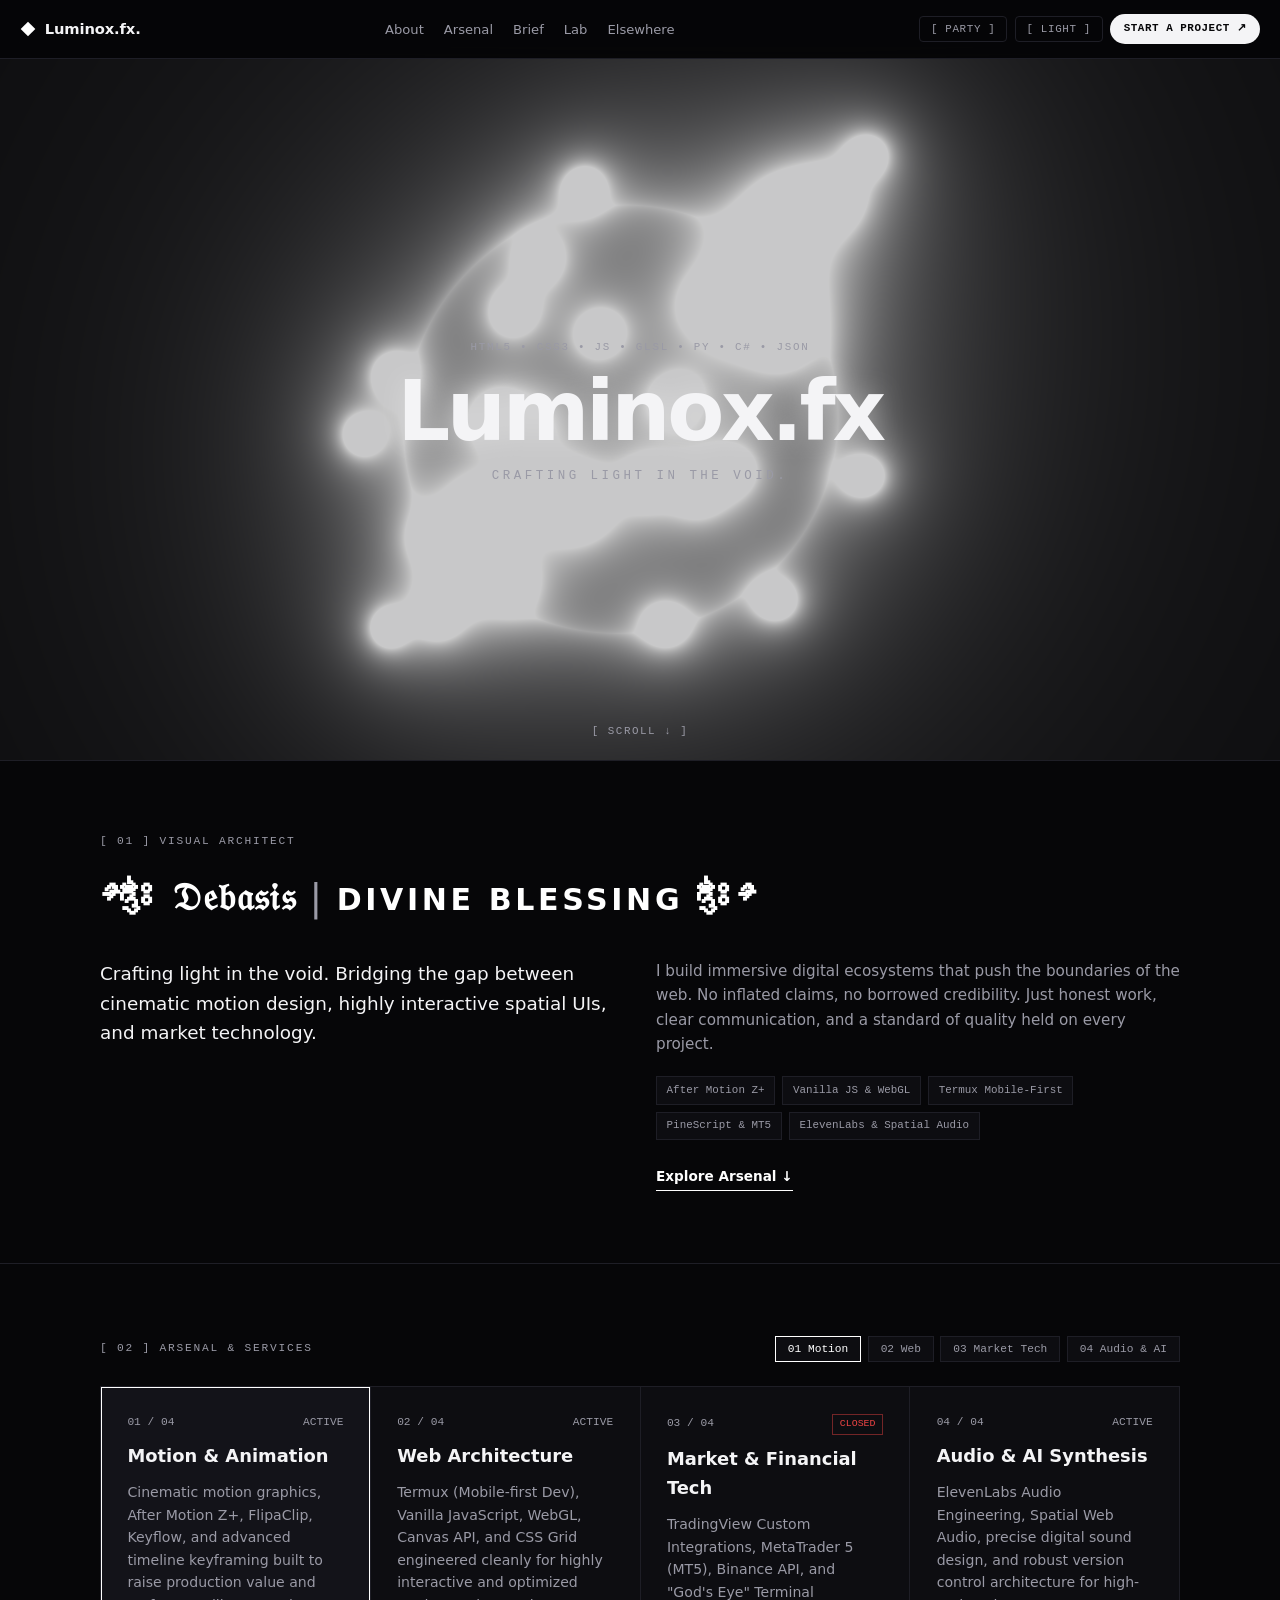
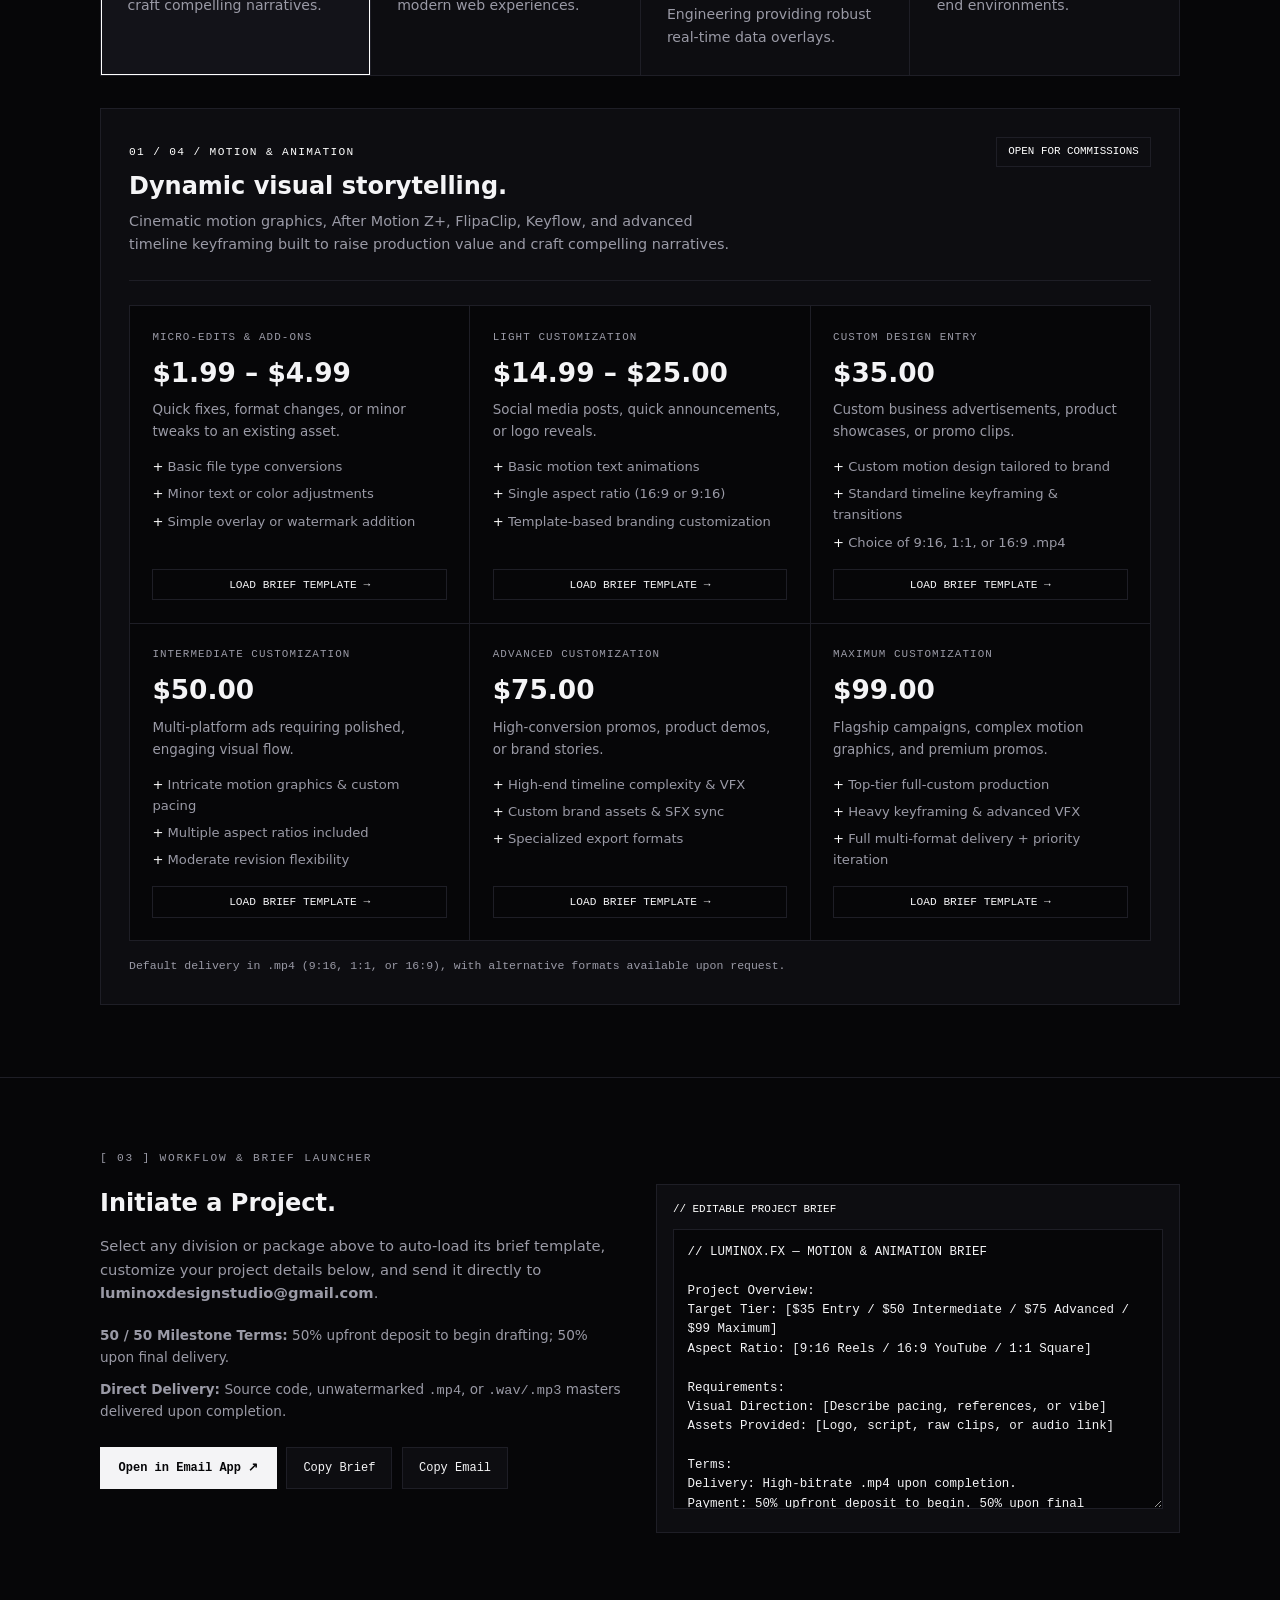
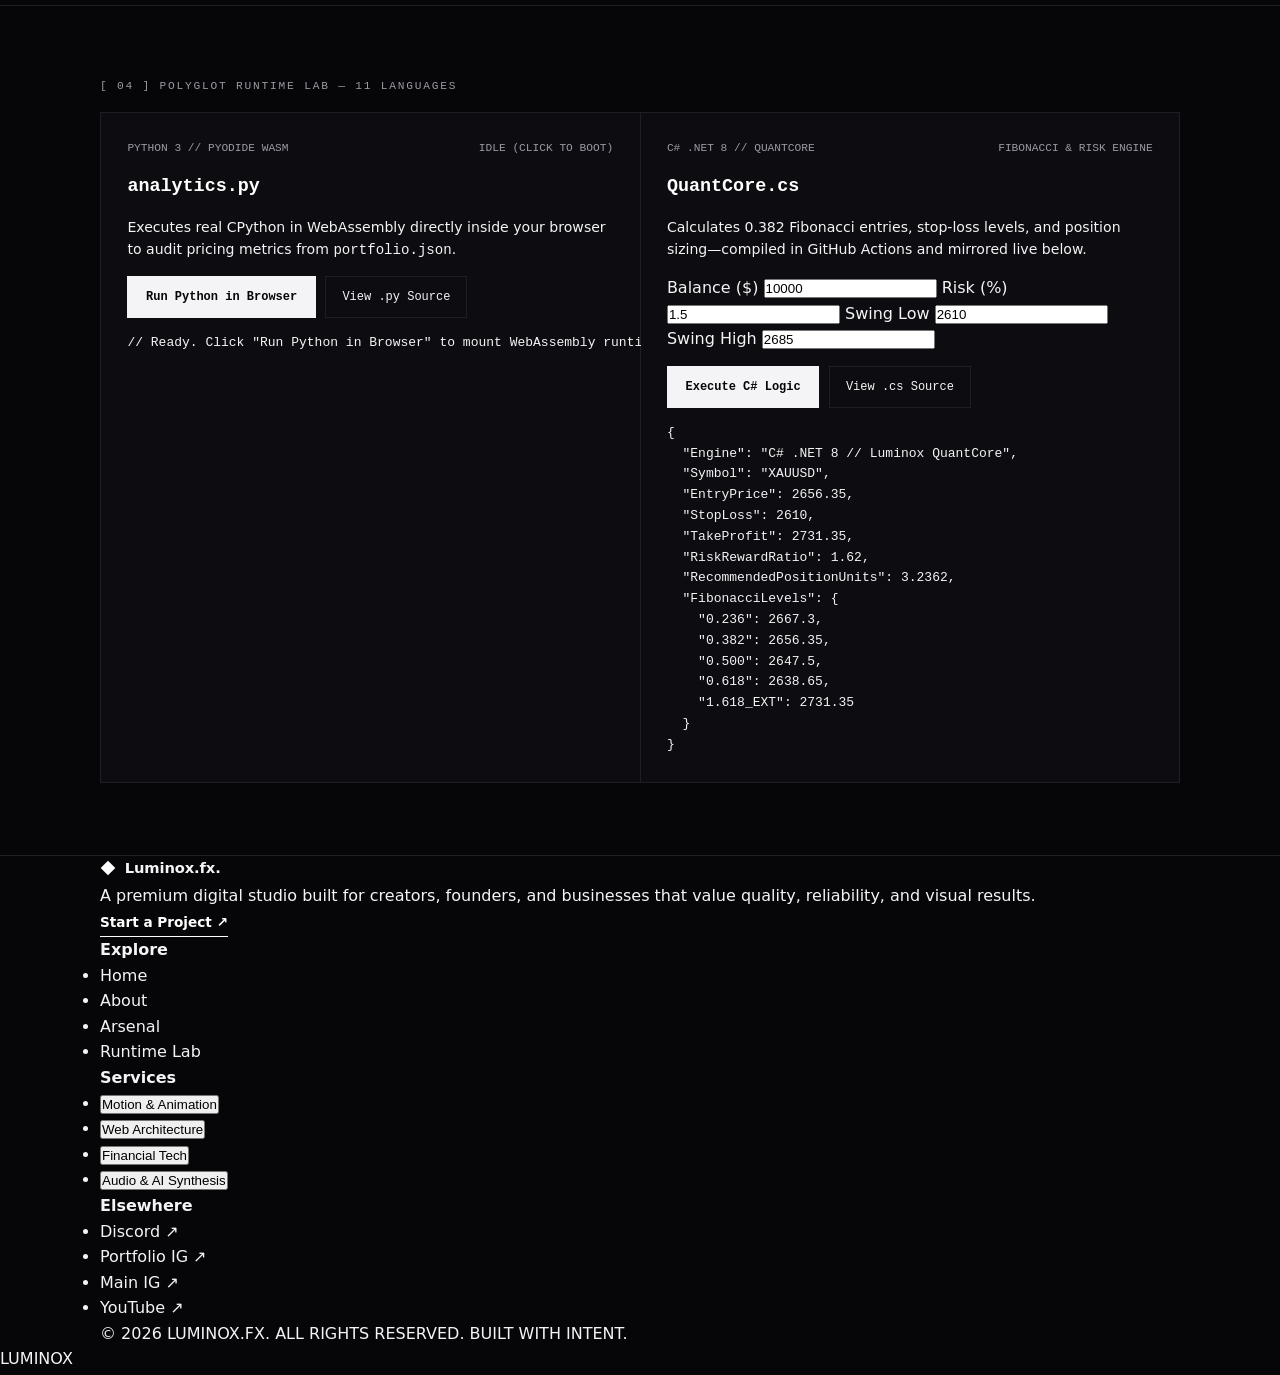
<file: index.html>
<!DOCTYPE html>
<html lang="en" data-theme="dark" data-party="false">
<head>
  <meta charset="UTF-8" />
  <meta name="viewport" content="width=device-width, initial-scale=1.0" />
  <meta name="description" content="Luminox.fx — Crafting light in the void. Motion design, spatial web architecture, financial tech, and audio synthesis by Debasis." />
  <title>Luminox.fx | Debasis — Visual Architect</title>
  <link rel="stylesheet" href="./style.css" />
</head>
<body>
  <!-- Sticky Navigation -->
  <header class="topbar">
    <a href="#top" class="brand" aria-label="Luminox.fx Home">
      <svg class="brand-diamond" viewBox="0 0 24 24" width="16" height="16" aria-hidden="true">
        <polygon points="12,1 23,12 12,23 1,12" fill="currentColor" />
      </svg>
      <span>Luminox.fx.</span>
    </a>

    <nav class="nav-links" aria-label="Primary">
      <a href="#about">About</a>
      <a href="#arsenal">Arsenal</a>
      <a href="#brief">Brief</a>
      <a href="#polyglot">Lab</a>
      <a href="#elsewhere">Elsewhere</a>
    </nav>

    <div class="nav-controls">
      <button id="partyToggle" class="pill-btn" type="button" aria-pressed="false">[ PARTY ]</button>
      <button id="themeToggle" class="pill-btn" type="button" aria-pressed="false">[ LIGHT ]</button>
      <a id="topMailBtn" href="mailto:luminoxdesignstudio@gmail.com?subject=Project%20Inquiry%20%E2%80%94%20Luminox.fx" class="cta-pill">
        Start a Project &nearr;
      </a>
    </div>
  </header>

  <main id="top">
    <!-- Hero Section with Live GLSL Shader -->
    <section class="hero">
      <canvas id="glCanvas"></canvas>
      <div class="hero-content">
        <div class="hero-badge">HTML5 &bull; CSS3 &bull; JS &bull; GLSL &bull; PY &bull; C# &bull; JSON</div>
        <h1 class="hero-title">Luminox.fx</h1>
        <p class="hero-tagline">CRAFTING LIGHT IN THE VOID.</p>
      </div>
      <a href="#about" class="scroll-cue" aria-label="Scroll to About">[ SCROLL &darr; ]</a>
    </section>

    <!-- [ 01 ] Visual Architect / About -->
    <section id="about" class="section">
      <div class="container">
        <div class="section-tag">[ 01 ] VISUAL ARCHITECT</div>
        <h2 class="architect-heading">
          &#3882;&#3842; &#120071;&#120098;&#120095;&#120094;&#120112;&#120102;&#120112; <span class="divider">|</span> <span class="sub-rank">DIVINE BLESSING</span> &#3842;&#3882;
        </h2>

        <div class="about-grid">
          <p class="lead-copy">
            Crafting light in the void. Bridging the gap between cinematic motion design, highly interactive spatial UIs, and market technology.
          </p>
          <div class="bio-column">
            <p>
              I build immersive digital ecosystems that push the boundaries of the web. No inflated claims, no borrowed credibility. Just honest work, clear communication, and a standard of quality held on every project.
            </p>
            <div class="stack-pills">
              <span>After Motion Z+</span>
              <span>Vanilla JS &amp; WebGL</span>
              <span>Termux Mobile-First</span>
              <span>PineScript &amp; MT5</span>
              <span>ElevenLabs &amp; Spatial Audio</span>
            </div>
            <a href="#arsenal" class="inline-link">Explore Arsenal &darr;</a>
          </div>
        </div>
      </div>
    </section>

    <!-- [ 02 ] Arsenal & Services + Interactive Pricing -->
    <section id="arsenal" class="section">
      <div class="container">
        <div class="section-header-row">
          <div class="section-tag">[ 02 ] ARSENAL &amp; SERVICES</div>
          <div class="division-tabs" id="divisionTabs" role="tablist" aria-label="Service Divisions"></div>
        </div>

        <div class="arsenal-grid" id="arsenalGrid"></div>

        <div class="tiers-panel" id="tiersPanel">
          <div class="tiers-header">
            <div>
              <span class="tiers-kicker" id="activeDivCode">01 / MOTION &amp; ANIMATION</span>
              <h3 class="tiers-title" id="activeDivTitle">Dynamic visual storytelling.</h3>
              <p class="tiers-desc" id="activeDivDesc"></p>
            </div>
            <span class="status-pill" id="activeDivStatus">OPEN FOR COMMISSIONS</span>
          </div>

          <div class="tiers-grid" id="tiersGrid"></div>
          <p class="tiers-footnote" id="tiersFootnote"></p>
        </div>
      </div>
    </section>

    <!-- [ 03 ] Interactive Project Brief & Mailto Launcher -->
    <section id="brief" class="section">
      <div class="container">
        <div class="section-tag">[ 03 ] WORKFLOW &amp; BRIEF LAUNCHER</div>
        <div class="brief-layout">
          <div class="brief-info">
            <h3>Initiate a Project.</h3>
            <p>
              Select any division or package above to auto-load its brief template, customize your project details below, and send it directly to <strong>luminoxdesignstudio@gmail.com</strong>.
            </p>
            <ul class="terms-list">
              <li><strong>50 / 50 Milestone Terms:</strong> 50% upfront deposit to begin drafting; 50% upon final delivery.</li>
              <li><strong>Direct Delivery:</strong> Source code, unwatermarked <code>.mp4</code>, or <code>.wav/.mp3</code> masters delivered upon completion.</li>
            </ul>
            <div class="brief-actions">
              <a id="launchEmailBtn" href="mailto:luminoxdesignstudio@gmail.com" class="primary-btn">
                Open in Email App &nearr;
              </a>
              <button id="copyBriefBtn" type="button" class="secondary-btn">Copy Brief</button>
              <button id="copyEmailBtn" type="button" class="secondary-btn">Copy Email</button>
            </div>
          </div>

          <div class="brief-editor-wrap">
            <label for="briefEditor" class="editor-label">// EDITABLE PROJECT BRIEF</label>
            <textarea id="briefEditor" rows="13" spellcheck="false"></textarea>
          </div>
        </div>
      </div>
    </section>

    <!-- [ 04 ] Polyglot Runtime Lab (Python WASM + C# QuantCore) -->
    <section id="polyglot" class="section">
      <div class="container">
        <div class="section-tag">[ 04 ] POLYGLOT RUNTIME LAB &mdash; 11 LANGUAGES</div>
        <div class="lab-grid">
          <div class="lab-card">
            <div class="card-top-row">
              <span>PYTHON 3 // PYODIDE WASM</span>
              <span id="pyStatus">IDLE (CLICK TO BOOT)</span>
            </div>
            <h3>analytics.py</h3>
            <p>Executes real CPython in WebAssembly directly inside your browser to audit pricing metrics from <code>portfolio.json</code>.</p>
            <div class="brief-actions">
              <button id="runPyBtn" type="button" class="primary-btn">Run Python in Browser</button>
              <a href="./analytics.py" class="secondary-btn">View .py Source</a>
            </div>
            <pre id="pyConsole" class="code-console">// Ready. Click "Run Python in Browser" to mount WebAssembly runtime...</pre>
          </div>

          <div class="lab-card">
            <div class="card-top-row">
              <span>C# .NET 8 // QUANTCORE</span>
              <span>FIBONACCI &amp; RISK ENGINE</span>
            </div>
            <h3>QuantCore.cs</h3>
            <p>Calculates 0.382 Fibonacci entries, stop-loss levels, and position sizing&mdash;compiled in GitHub Actions and mirrored live below.</p>
            <div class="quant-inputs">
              <label>Balance ($) <input id="qBalance" type="number" value="10000" /></label>
              <label>Risk (%) <input id="qRisk" type="number" step="0.1" value="1.5" /></label>
              <label>Swing Low <input id="qLow" type="number" step="0.1" value="2610" /></label>
              <label>Swing High <input id="qHigh" type="number" step="0.1" value="2685" /></label>
            </div>
            <div class="brief-actions">
              <button id="runCsBtn" type="button" class="primary-btn">Execute C# Logic</button>
              <a href="./QuantCore.cs" class="secondary-btn">View .cs Source</a>
            </div>
            <pre id="csConsole" class="code-console">// Initializing C# QuantCore simulation...</pre>
          </div>
        </div>
      </div>
    </section>
  </main>

  <!-- Studio Footer -->
  <footer id="elsewhere" class="footer">
    <div class="container">
      <div class="footer-top">
        <div class="footer-brand-col">
          <a href="#top" class="brand">
            <svg class="brand-diamond" viewBox="0 0 24 24" width="16" height="16" aria-hidden="true">
              <polygon points="12,1 23,12 12,23 1,12" fill="currentColor" />
            </svg>
            <span>Luminox.fx.</span>
          </a>
          <p>
            A premium digital studio built for creators, founders, and businesses that value quality, reliability, and visual results.
          </p>
          <a href="mailto:luminoxdesignstudio@gmail.com?subject=Project%20Inquiry%20%E2%80%94%20Luminox.fx" class="inline-link">
            Start a Project &nearr;
          </a>
        </div>

        <div class="footer-links-grid">
          <div>
            <h4>Explore</h4>
            <ul>
              <li><a href="#top">Home</a></li>
              <li><a href="#about">About</a></li>
              <li><a href="#arsenal">Arsenal</a></li>
              <li><a href="#polyglot">Runtime Lab</a></li>
            </ul>
          </div>

          <div>
            <h4>Services</h4>
            <ul>
              <li><button type="button" class="footer-link-btn" data-select-div="motion">Motion &amp; Animation</button></li>
              <li><button type="button" class="footer-link-btn" data-select-div="web">Web Architecture</button></li>
              <li><button type="button" class="footer-link-btn" data-select-div="market">Financial Tech</button></li>
              <li><button type="button" class="footer-link-btn" data-select-div="audio">Audio &amp; AI Synthesis</button></li>
            </ul>
          </div>

          <div>
            <h4>Elsewhere</h4>
            <ul>
              <li><a href="https://discord.com/users/1368846780594126849" target="_blank" rel="noopener noreferrer">Discord &nearr;</a></li>
              <li><a href="https://www.instagram.com/luminox.fx" target="_blank" rel="noopener noreferrer">Portfolio IG &nearr;</a></li>
              <li><a href="https://www.instagram.com/sadaij_in" target="_blank" rel="noopener noreferrer">Main IG &nearr;</a></li>
              <li><a href="https://youtube.com/@luminoxfx" target="_blank" rel="noopener noreferrer">YouTube &nearr;</a></li>
            </ul>
          </div>
        </div>
      </div>

      <div class="footer-bottom">
        <span>&copy; 2026 LUMINOX.FX. ALL RIGHTS RESERVED.</span>
        <span>BUILT WITH INTENT.</span>
      </div>
    </div>

    <div class="watermark" aria-hidden="true">LUMINOX</div>
  </footer>

  <div id="toast" class="toast" role="status" aria-live="polite"></div>

  <script src="./app.js" defer></script>
</body>
</html>
</file>
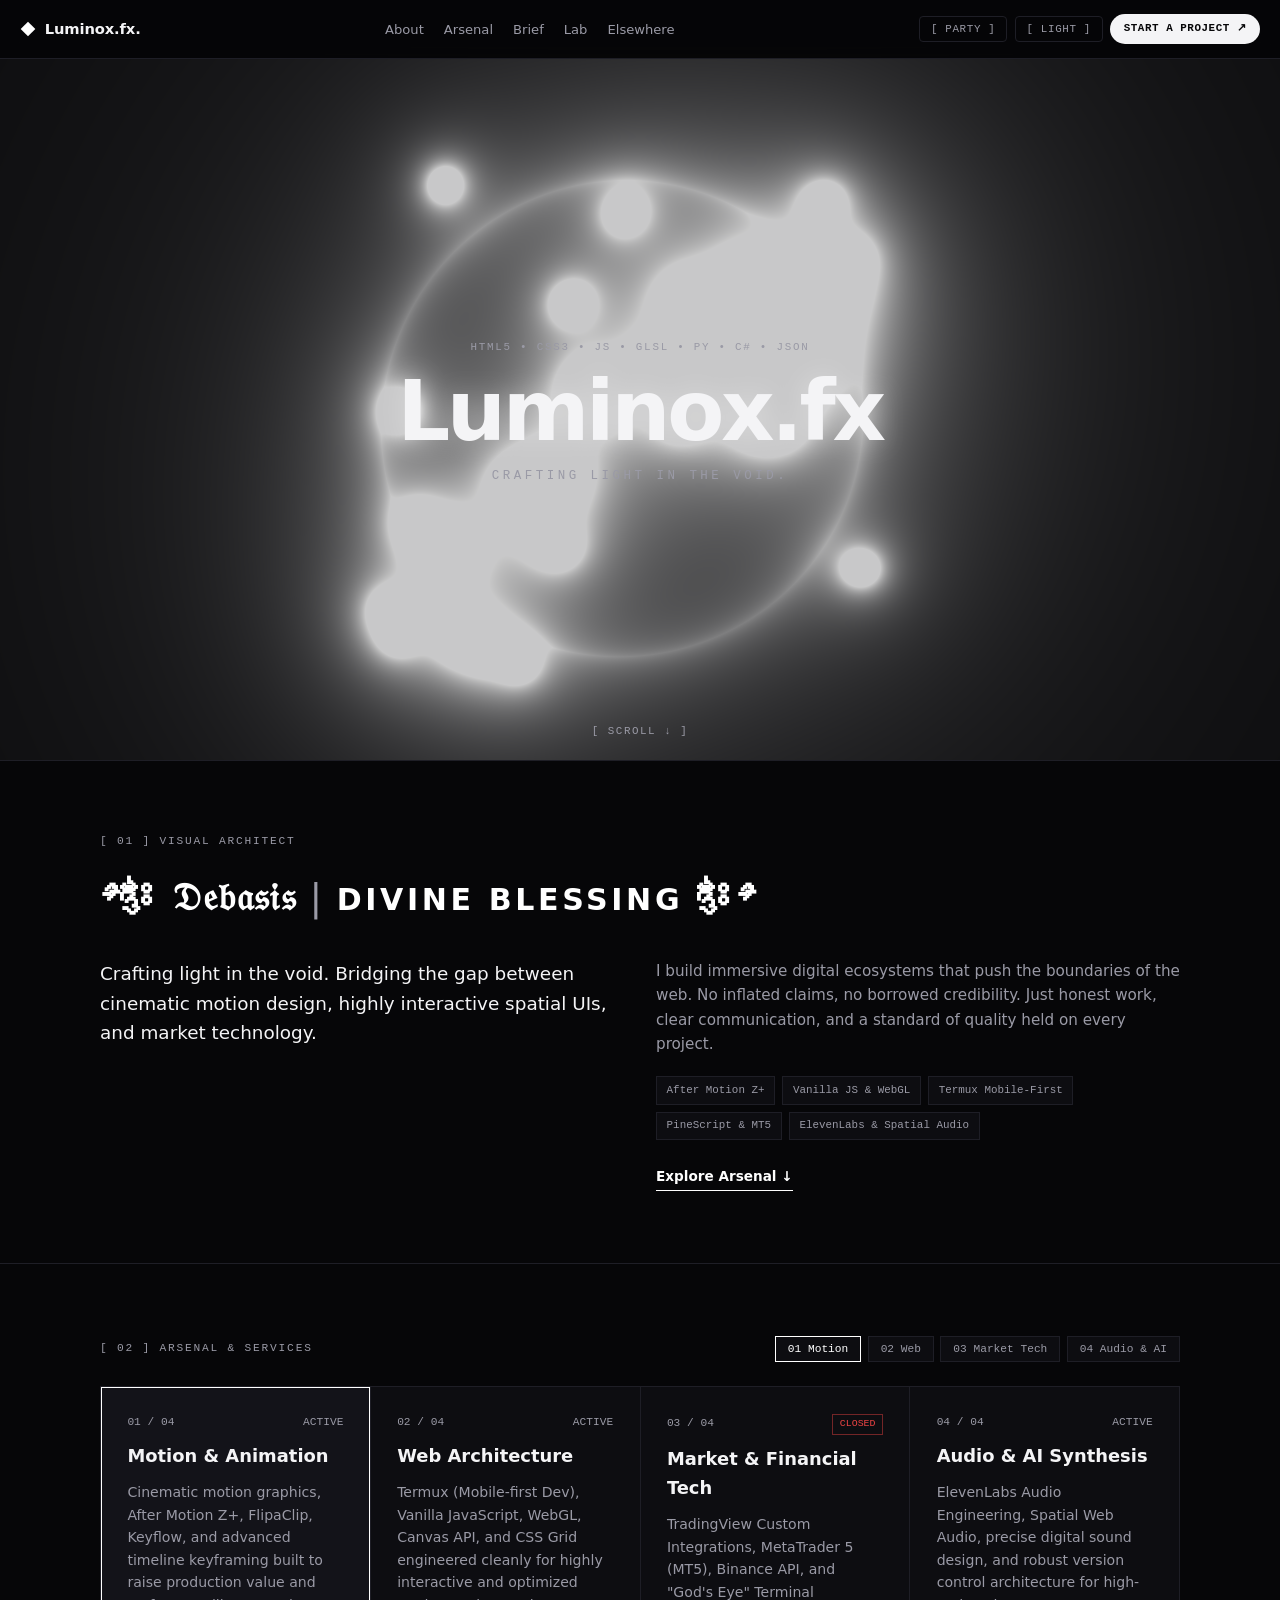
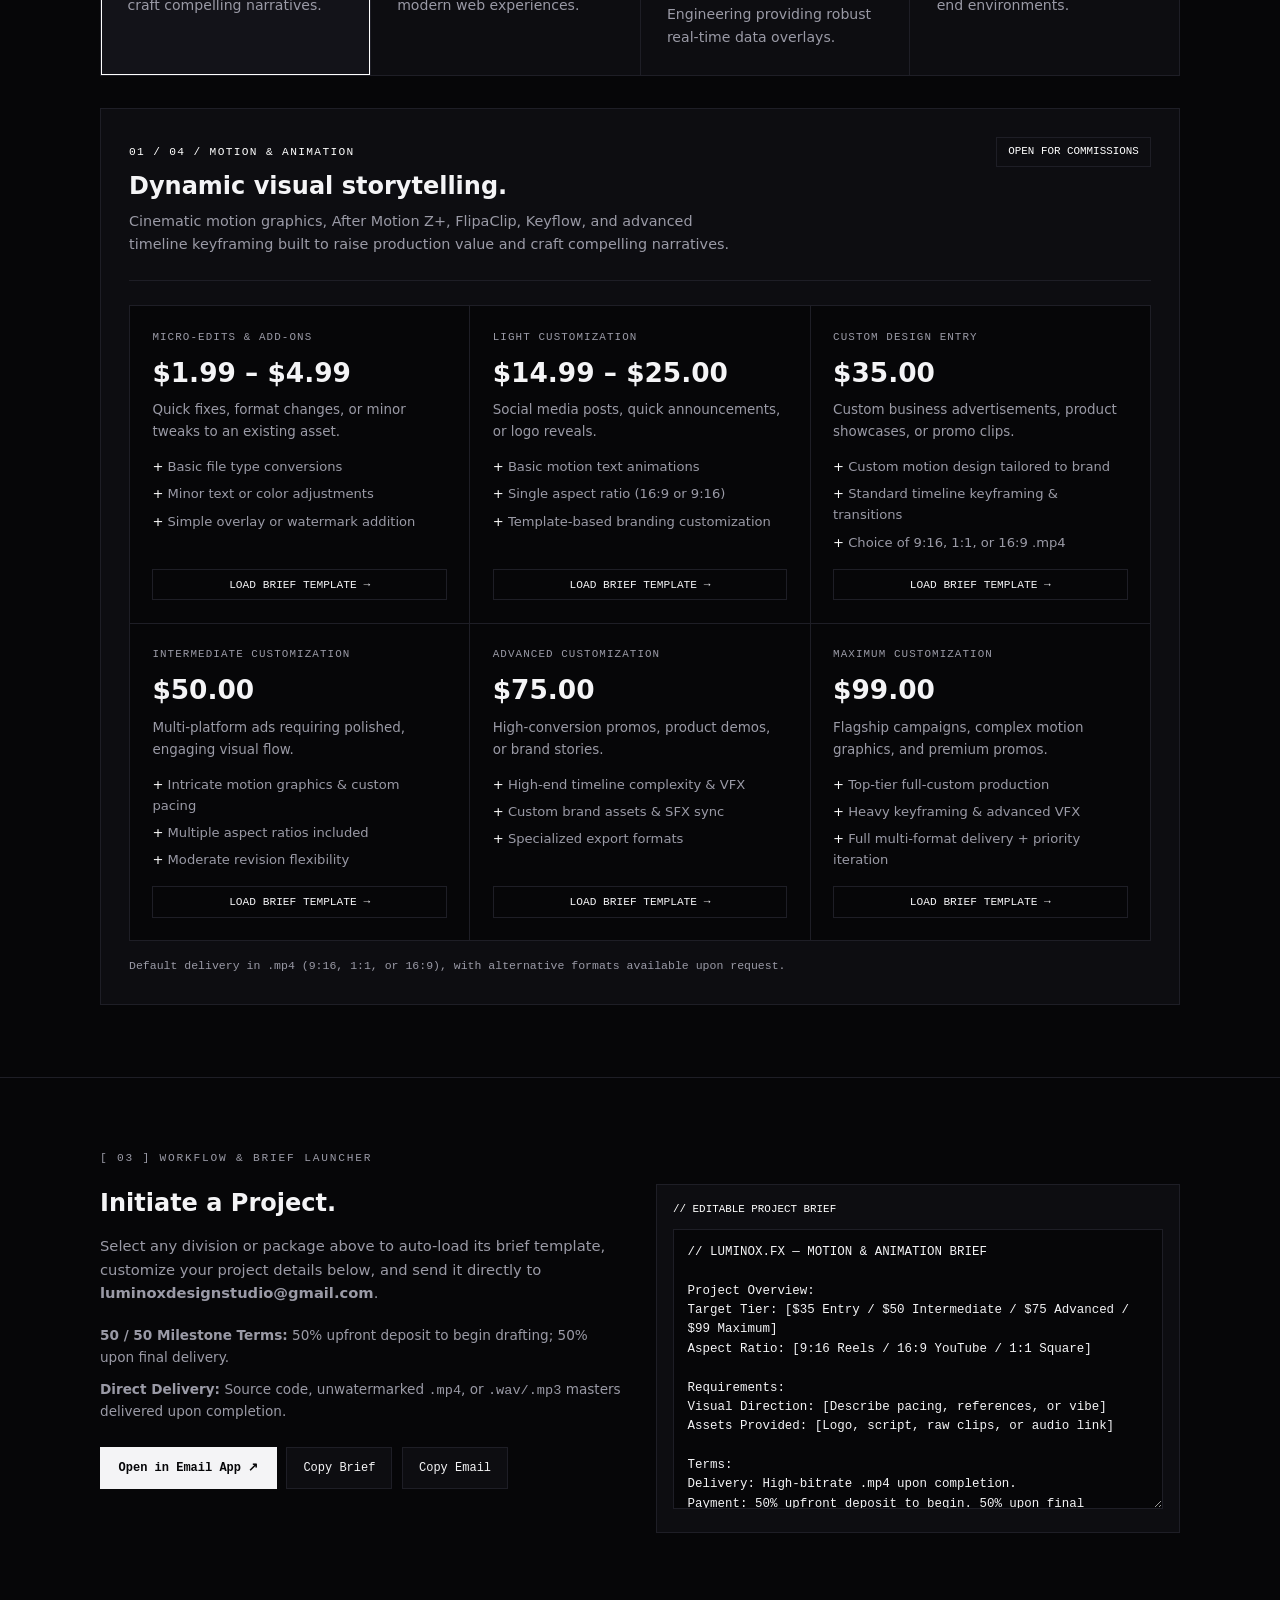
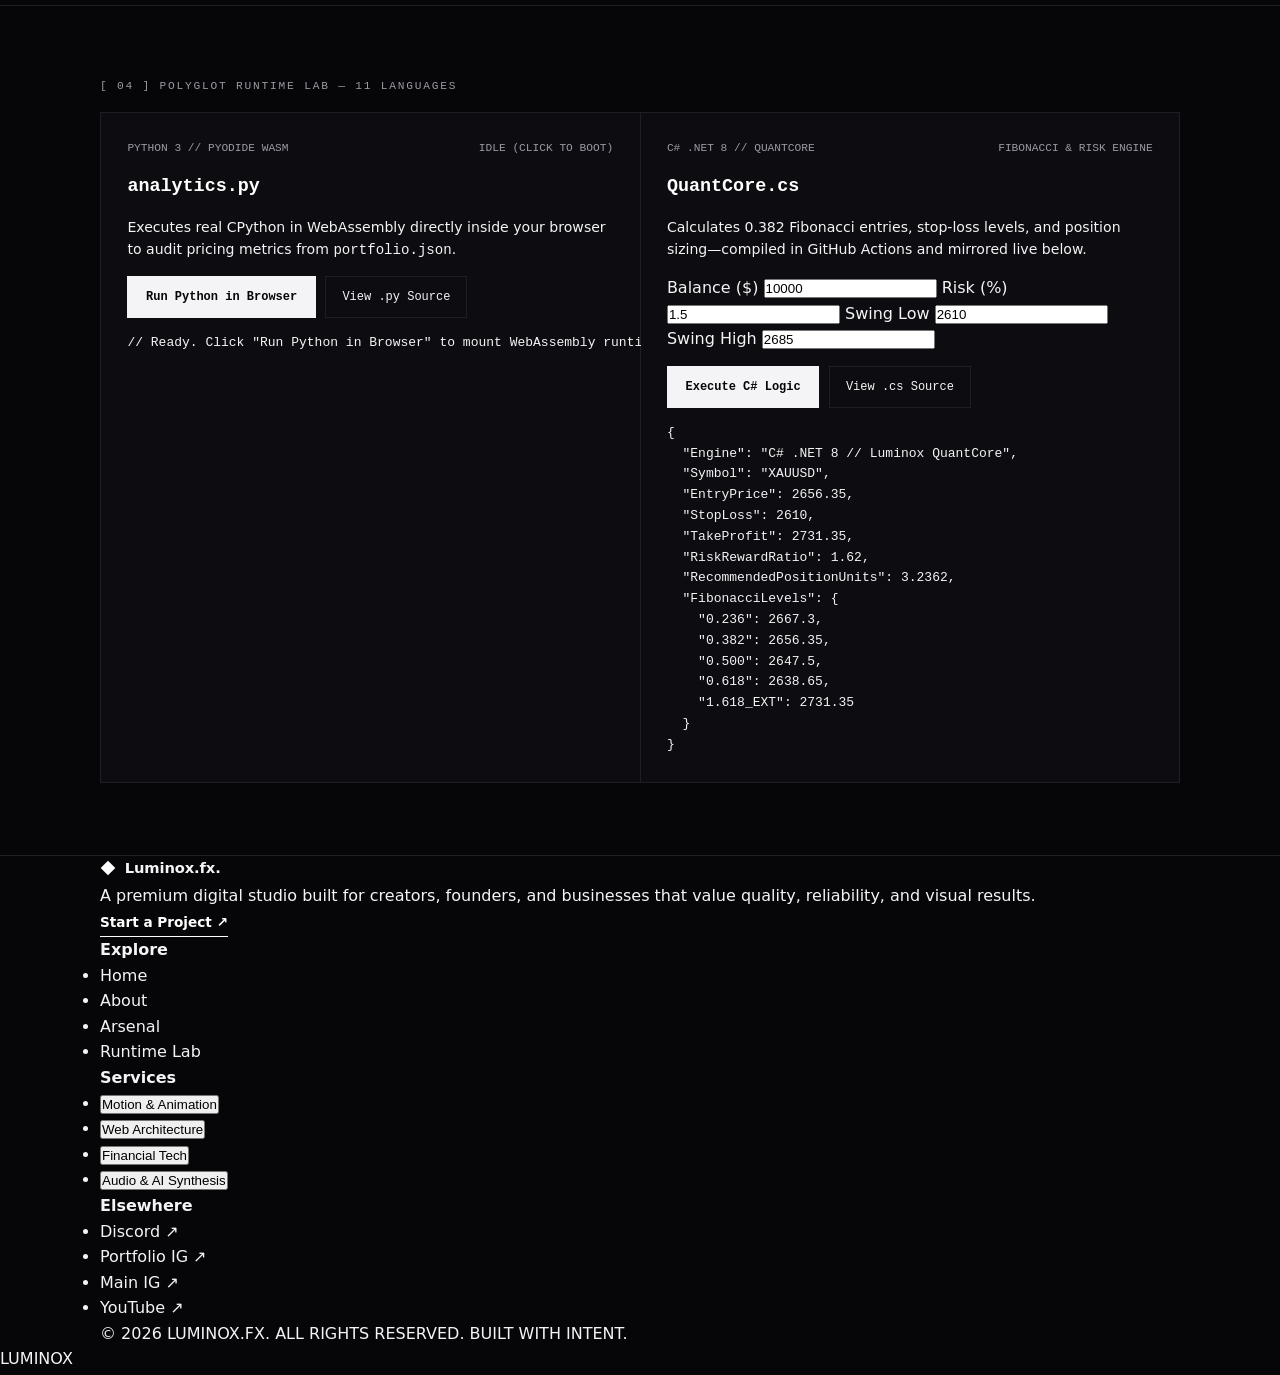
<file: gemini-code-1795330058265.html>
<!DOCTYPE html>
<html lang="en" data-theme="dark" data-party="false">
<head>
  <meta charset="UTF-8" />
  <meta name="viewport" content="width=device-width, initial-scale=1.0" />
  <meta name="description" content="Luminox.fx — Crafting light in the void. Motion design, spatial web architecture, financial tech, and audio synthesis by Debasis." />
  <title>Luminox.fx | Debasis — Visual Architect</title>
  <link rel="stylesheet" href="./style.css" />
</head>
<body>
  <!-- Sticky Navigation -->
  <header class="topbar">
    <a href="#top" class="brand" aria-label="Luminox.fx Home">
      <svg class="brand-diamond" viewBox="0 0 24 24" width="16" height="16" aria-hidden="true">
        <polygon points="12,1 23,12 12,23 1,12" fill="currentColor" />
      </svg>
      <span>Luminox.fx.</span>
    </a>

    <nav class="nav-links" aria-label="Primary">
      <a href="#about">About</a>
      <a href="#arsenal">Arsenal</a>
      <a href="#brief">Brief</a>
      <a href="#polyglot">Lab</a>
      <a href="#elsewhere">Elsewhere</a>
    </nav>

    <div class="nav-controls">
      <button id="partyToggle" class="pill-btn" type="button" aria-pressed="false">[ PARTY ]</button>
      <button id="themeToggle" class="pill-btn" type="button" aria-pressed="false">[ LIGHT ]</button>
      <a id="topMailBtn" href="mailto:luminoxdesignstudio@gmail.com?subject=Project%20Inquiry%20%E2%80%94%20Luminox.fx" class="cta-pill">
        Start a Project &nearr;
      </a>
    </div>
  </header>

  <main id="top">
    <!-- Hero Section with Live GLSL Shader -->
    <section class="hero">
      <canvas id="glCanvas"></canvas>
      <div class="hero-content">
        <div class="hero-badge">HTML5 &bull; CSS3 &bull; JS &bull; GLSL &bull; PY &bull; C# &bull; JSON</div>
        <h1 class="hero-title">Luminox.fx</h1>
        <p class="hero-tagline">CRAFTING LIGHT IN THE VOID.</p>
      </div>
      <a href="#about" class="scroll-cue" aria-label="Scroll to About">[ SCROLL &darr; ]</a>
    </section>

    <!-- [ 01 ] Visual Architect / About -->
    <section id="about" class="section">
      <div class="container">
        <div class="section-tag">[ 01 ] VISUAL ARCHITECT</div>
        <h2 class="architect-heading">
          &#3882;&#3842; &#120071;&#120098;&#120095;&#120094;&#120112;&#120102;&#120112; <span class="divider">|</span> <span class="sub-rank">DIVINE BLESSING</span> &#3842;&#3882;
        </h2>

        <div class="about-grid">
          <p class="lead-copy">
            Crafting light in the void. Bridging the gap between cinematic motion design, highly interactive spatial UIs, and market technology.
          </p>
          <div class="bio-column">
            <p>
              I build immersive digital ecosystems that push the boundaries of the web. No inflated claims, no borrowed credibility. Just honest work, clear communication, and a standard of quality held on every project.
            </p>
            <div class="stack-pills">
              <span>After Motion Z+</span>
              <span>Vanilla JS &amp; WebGL</span>
              <span>Termux Mobile-First</span>
              <span>PineScript &amp; MT5</span>
              <span>ElevenLabs &amp; Spatial Audio</span>
            </div>
            <a href="#arsenal" class="inline-link">Explore Arsenal &darr;</a>
          </div>
        </div>
      </div>
    </section>

    <!-- [ 02 ] Arsenal & Services + Interactive Pricing -->
    <section id="arsenal" class="section">
      <div class="container">
        <div class="section-header-row">
          <div class="section-tag">[ 02 ] ARSENAL &amp; SERVICES</div>
          <div class="division-tabs" id="divisionTabs" role="tablist" aria-label="Service Divisions"></div>
        </div>

        <div class="arsenal-grid" id="arsenalGrid"></div>

        <div class="tiers-panel" id="tiersPanel">
          <div class="tiers-header">
            <div>
              <span class="tiers-kicker" id="activeDivCode">01 / MOTION &amp; ANIMATION</span>
              <h3 class="tiers-title" id="activeDivTitle">Dynamic visual storytelling.</h3>
              <p class="tiers-desc" id="activeDivDesc"></p>
            </div>
            <span class="status-pill" id="activeDivStatus">OPEN FOR COMMISSIONS</span>
          </div>

          <div class="tiers-grid" id="tiersGrid"></div>
          <p class="tiers-footnote" id="tiersFootnote"></p>
        </div>
      </div>
    </section>

    <!-- [ 03 ] Interactive Project Brief & Mailto Launcher -->
    <section id="brief" class="section">
      <div class="container">
        <div class="section-tag">[ 03 ] WORKFLOW &amp; BRIEF LAUNCHER</div>
        <div class="brief-layout">
          <div class="brief-info">
            <h3>Initiate a Project.</h3>
            <p>
              Select any division or package above to auto-load its brief template, customize your project details below, and send it directly to <strong>luminoxdesignstudio@gmail.com</strong>.
            </p>
            <ul class="terms-list">
              <li><strong>50 / 50 Milestone Terms:</strong> 50% upfront deposit to begin drafting; 50% upon final delivery.</li>
              <li><strong>Direct Delivery:</strong> Source code, unwatermarked <code>.mp4</code>, or <code>.wav/.mp3</code> masters delivered upon completion.</li>
            </ul>
            <div class="brief-actions">
              <a id="launchEmailBtn" href="mailto:luminoxdesignstudio@gmail.com" class="primary-btn">
                Open in Email App &nearr;
              </a>
              <button id="copyBriefBtn" type="button" class="secondary-btn">Copy Brief</button>
              <button id="copyEmailBtn" type="button" class="secondary-btn">Copy Email</button>
            </div>
          </div>

          <div class="brief-editor-wrap">
            <label for="briefEditor" class="editor-label">// EDITABLE PROJECT BRIEF</label>
            <textarea id="briefEditor" rows="13" spellcheck="false"></textarea>
          </div>
        </div>
      </div>
    </section>

    <!-- [ 04 ] Polyglot Runtime Lab (Python WASM + C# QuantCore) -->
    <section id="polyglot" class="section">
      <div class="container">
        <div class="section-tag">[ 04 ] POLYGLOT RUNTIME LAB &mdash; 11 LANGUAGES</div>
        <div class="lab-grid">
          <div class="lab-card">
            <div class="card-top-row">
              <span>PYTHON 3 // PYODIDE WASM</span>
              <span id="pyStatus">IDLE (CLICK TO BOOT)</span>
            </div>
            <h3>analytics.py</h3>
            <p>Executes real CPython in WebAssembly directly inside your browser to audit pricing metrics from <code>portfolio.json</code>.</p>
            <div class="brief-actions">
              <button id="runPyBtn" type="button" class="primary-btn">Run Python in Browser</button>
              <a href="./analytics.py" class="secondary-btn">View .py Source</a>
            </div>
            <pre id="pyConsole" class="code-console">// Ready. Click "Run Python in Browser" to mount WebAssembly runtime...</pre>
          </div>

          <div class="lab-card">
            <div class="card-top-row">
              <span>C# .NET 8 // QUANTCORE</span>
              <span>FIBONACCI &amp; RISK ENGINE</span>
            </div>
            <h3>QuantCore.cs</h3>
            <p>Calculates 0.382 Fibonacci entries, stop-loss levels, and position sizing&mdash;compiled in GitHub Actions and mirrored live below.</p>
            <div class="quant-inputs">
              <label>Balance ($) <input id="qBalance" type="number" value="10000" /></label>
              <label>Risk (%) <input id="qRisk" type="number" step="0.1" value="1.5" /></label>
              <label>Swing Low <input id="qLow" type="number" step="0.1" value="2610" /></label>
              <label>Swing High <input id="qHigh" type="number" step="0.1" value="2685" /></label>
            </div>
            <div class="brief-actions">
              <button id="runCsBtn" type="button" class="primary-btn">Execute C# Logic</button>
              <a href="./QuantCore.cs" class="secondary-btn">View .cs Source</a>
            </div>
            <pre id="csConsole" class="code-console">// Initializing C# QuantCore simulation...</pre>
          </div>
        </div>
      </div>
    </section>
  </main>

  <!-- Studio Footer -->
  <footer id="elsewhere" class="footer">
    <div class="container">
      <div class="footer-top">
        <div class="footer-brand-col">
          <a href="#top" class="brand">
            <svg class="brand-diamond" viewBox="0 0 24 24" width="16" height="16" aria-hidden="true">
              <polygon points="12,1 23,12 12,23 1,12" fill="currentColor" />
            </svg>
            <span>Luminox.fx.</span>
          </a>
          <p>
            A premium digital studio built for creators, founders, and businesses that value quality, reliability, and visual results.
          </p>
          <a href="mailto:luminoxdesignstudio@gmail.com?subject=Project%20Inquiry%20%E2%80%94%20Luminox.fx" class="inline-link">
            Start a Project &nearr;
          </a>
        </div>

        <div class="footer-links-grid">
          <div>
            <h4>Explore</h4>
            <ul>
              <li><a href="#top">Home</a></li>
              <li><a href="#about">About</a></li>
              <li><a href="#arsenal">Arsenal</a></li>
              <li><a href="#polyglot">Runtime Lab</a></li>
            </ul>
          </div>

          <div>
            <h4>Services</h4>
            <ul>
              <li><button type="button" class="footer-link-btn" data-select-div="motion">Motion &amp; Animation</button></li>
              <li><button type="button" class="footer-link-btn" data-select-div="web">Web Architecture</button></li>
              <li><button type="button" class="footer-link-btn" data-select-div="market">Financial Tech</button></li>
              <li><button type="button" class="footer-link-btn" data-select-div="audio">Audio &amp; AI Synthesis</button></li>
            </ul>
          </div>

          <div>
            <h4>Elsewhere</h4>
            <ul>
              <li><a href="https://discord.com/users/1368846780594126849" target="_blank" rel="noopener noreferrer">Discord &nearr;</a></li>
              <li><a href="https://www.instagram.com/luminox.fx" target="_blank" rel="noopener noreferrer">Portfolio IG &nearr;</a></li>
              <li><a href="https://www.instagram.com/sadaij_in" target="_blank" rel="noopener noreferrer">Main IG &nearr;</a></li>
              <li><a href="https://youtube.com/@luminoxfx" target="_blank" rel="noopener noreferrer">YouTube &nearr;</a></li>
            </ul>
          </div>
        </div>
      </div>

      <div class="footer-bottom">
        <span>&copy; 2026 LUMINOX.FX. ALL RIGHTS RESERVED.</span>
        <span>BUILT WITH INTENT.</span>
      </div>
    </div>

    <div class="watermark" aria-hidden="true">LUMINOX</div>
  </footer>

  <div id="toast" class="toast" role="status" aria-live="polite"></div>

  <script src="./app.js" defer></script>
</body>
</html>
</file>
<file: style.css>
:root {
  --bg: #060608;
  --surface: #0d0d11;
  --surface-alt: #131319;
  --border: #1e1e26;
  --text: #f4f4f6;
  --muted: #9a9aa6;
  --accent: #ffffff;
  --danger: #ef4444;
  --watermark: rgba(255, 255, 255, 0.04);
}

[data-theme="light"] {
  --bg: #f7f7f8;
  --surface: #ffffff;
  --surface-alt: #f0f0f3;
  --border: #e2e2e8;
  --text: #101014;
  --muted: #5a5a66;
  --accent: #101014;
  --danger: #dc2626;
  --watermark: rgba(0, 0, 0, 0.045);
}

* {
  box-sizing: border-box;
  margin: 0;
  padding: 0;
}

html {
  scroll-behavior: smooth;
}

body {
  background-color: var(--bg);
  color: var(--text);
  font-family: system-ui, -apple-system, BlinkMacSystemFont, "Segoe UI", Roboto, sans-serif;
  line-height: 1.6;
  overflow-x: hidden;
  transition: background-color 0.25s ease, color 0.25s ease;
}

a {
  color: inherit;
  text-decoration: none;
}

.container {
  max-width: 1120px;
  margin: 0 auto;
  padding: 0 1.25rem;
}

/* Topbar */
.topbar {
  position: sticky;
  top: 0;
  z-index: 50;
  display: flex;
  justify-content: space-between;
  align-items: center;
  gap: 0.75rem;
  padding: 0.85rem 1.25rem;
  background: color-mix(in srgb, var(--bg) 84%, transparent);
  backdrop-filter: blur(14px);
  border-bottom: 1px solid var(--border);
}

.brand {
  display: inline-flex;
  align-items: center;
  gap: 0.55rem;
  font-weight: 700;
  font-size: 0.92rem;
  letter-spacing: -0.01em;
}

.brand-diamond {
  color: var(--accent);
}

.nav-links {
  display: flex;
  gap: 1.25rem;
  font-size: 0.82rem;
  color: var(--muted);
}

.nav-links a:hover {
  color: var(--accent);
}

.nav-controls {
  display: flex;
  align-items: center;
  gap: 0.45rem;
}

.pill-btn {
  background: transparent;
  color: var(--muted);
  border: 1px solid var(--border);
  padding: 0.38rem 0.68rem;
  border-radius: 4px;
  font-family: ui-monospace, SFMono-Regular, Menlo, monospace;
  font-size: 0.68rem;
  letter-spacing: 0.06em;
  cursor: pointer;
  transition: border-color 0.2s ease, color 0.2s ease;
}

.pill-btn:hover,
.pill-btn.active {
  border-color: var(--accent);
  color: var(--accent);
}

.cta-pill {
  background: var(--text);
  color: var(--bg);
  padding: 0.42rem 0.85rem;
  border-radius: 999px;
  font-family: ui-monospace, SFMono-Regular, Menlo, monospace;
  font-size: 0.68rem;
  font-weight: 700;
  letter-spacing: 0.05em;
  text-transform: uppercase;
  white-space: nowrap;
}

/* Hero */
.hero {
  position: relative;
  min-height: 78vh;
  display: grid;
  place-items: center;
  border-bottom: 1px solid var(--border);
  overflow: hidden;
}

#glCanvas {
  position: absolute;
  inset: 0;
  width: 100%;
  height: 100%;
  display: block;
}

.hero-content {
  position: relative;
  z-index: 2;
  text-align: center;
  padding: 2rem 1rem;
  pointer-events: none;
}

.hero-badge {
  display: inline-block;
  font-family: ui-monospace, SFMono-Regular, Menlo, monospace;
  font-size: 0.68rem;
  letter-spacing: 0.16em;
  color: var(--muted);
  margin-bottom: 0.75rem;
}

.hero-title {
  font-size: clamp(2.6rem, 8vw, 5.2rem);
  font-weight: 800;
  letter-spacing: -0.04em;
  line-height: 1.05;
  color: var(--text);
  text-shadow: 0 0 28px color-mix(in srgb, var(--accent) 35%, transparent);
}

.hero-tagline {
  margin-top: 0.75rem;
  font-family: ui-monospace, SFMono-Regular, Menlo, monospace;
  font-size: 0.78rem;
  letter-spacing: 0.28em;
  color: var(--muted);
}

.scroll-cue {
  position: absolute;
  bottom: 1.25rem;
  z-index: 2;
  font-family: ui-monospace, SFMono-Regular, Menlo, monospace;
  font-size: 0.68rem;
  letter-spacing: 0.14em;
  color: var(--muted);
}

/* Sections */
.section {
  padding: 4.5rem 0;
  border-bottom: 1px solid var(--border);
}

.section-tag {
  font-family: ui-monospace, SFMono-Regular, Menlo, monospace;
  font-size: 0.7rem;
  letter-spacing: 0.16em;
  color: var(--muted);
  margin-bottom: 1rem;
}

.architect-heading {
  font-size: clamp(1.35rem, 3.6vw, 2.35rem);
  font-weight: 700;
  letter-spacing: 0.02em;
  margin-bottom: 2rem;
  color: var(--accent);
}

.architect-heading .divider {
  color: var(--muted);
  font-weight: 300;
}

.architect-heading .sub-rank {
  font-size: 0.8em;
  letter-spacing: 0.12em;
}

.about-grid {
  display: grid;
  grid-template-columns: repeat(auto-fit, minmax(280px, 1fr));
  gap: 2rem;
}

.lead-copy {
  font-size: 1.15rem;
  font-weight: 500;
  color: var(--text);
}

.bio-column p {
  color: var(--muted);
  font-size: 0.95rem;
  margin-bottom: 1.25rem;
}

.stack-pills {
  display: flex;
  flex-wrap: wrap;
  gap: 0.45rem;
  margin-bottom: 1.4rem;
}

.stack-pills span {
  font-family: ui-monospace, SFMono-Regular, Menlo, monospace;
  font-size: 0.68rem;
  padding: 0.28rem 0.6rem;
  border: 1px solid var(--border);
  background: var(--surface);
  color: var(--muted);
}

.inline-link {
  display: inline-block;
  font-size: 0.85rem;
  font-weight: 600;
  border-bottom: 1px solid var(--accent);
  padding-bottom: 0.15rem;
  color: var(--accent);
}

/* Arsenal Grid */
.section-header-row {
  display: flex;
  justify-content: space-between;
  align-items: center;
  flex-wrap: wrap;
  gap: 1rem;
  margin-bottom: 1.5rem;
}

.section-header-row .section-tag {
  margin-bottom: 0;
}

.division-tabs {
  display: flex;
  flex-wrap: wrap;
  gap: 0.4rem;
}

.tab-btn {
  background: var(--surface);
  color: var(--muted);
  border: 1px solid var(--border);
  padding: 0.4rem 0.75rem;
  font-family: ui-monospace, SFMono-Regular, Menlo, monospace;
  font-size: 0.7rem;
  cursor: pointer;
}

.tab-btn.active {
  border-color: var(--accent);
  color: var(--accent);
}

.arsenal-grid {
  display: grid;
  grid-template-columns: repeat(auto-fit, minmax(250px, 1fr));
  gap: 1px;
  background: var(--border);
  border: 1px solid var(--border);
  margin-bottom: 2rem;
}

.arsenal-card {
  background: var(--surface);
  padding: 1.65rem;
  text-align: left;
  cursor: pointer;
  transition: background-color 0.2s ease;
  display: flex;
  flex-direction: column;
  gap: 0.65rem;
}

.arsenal-card:hover,
.arsenal-card.selected {
  background: var(--surface-alt);
}

.arsenal-card.selected {
  outline: 1px solid var(--accent);
  outline-offset: -1px;
}

.card-top-row {
  display: flex;
  justify-content: space-between;
  align-items: center;
  font-family: ui-monospace, SFMono-Regular, Menlo, monospace;
  font-size: 0.7rem;
  color: var(--muted);
}

.badge-closed {
  color: var(--danger);
  border: 1px solid color-mix(in srgb, var(--danger) 45%, transparent);
  padding: 0.1rem 0.4rem;
  font-size: 0.62rem;
}

.arsenal-card h3 {
  font-size: 1.12rem;
  font-weight: 600;
  color: var(--text);
}

.arsenal-card p {
  font-size: 0.88rem;
  color: var(--muted);
}

/* Tiers Panel */
.tiers-panel {
  border: 1px solid var(--border);
  background: var(--surface);
  padding: 1.75rem;
}

.tiers-header {
  display: flex;
  justify-content: space-between;
  align-items: flex-start;
  flex-wrap: wrap;
  gap: 1rem;
  padding-bottom: 1.5rem;
  border-bottom: 1px solid var(--border);
  margin-bottom: 1.5rem;
}

.tiers-kicker {
  font-family: ui-monospace, SFMono-Regular, Menlo, monospace;
  font-size: 0.7rem;
  color: var(--accent);
  letter-spacing: 0.12em;
}

.tiers-title {
  font-size: 1.5rem;
  margin: 0.3rem 0;
}

.tiers-desc {
  color: var(--muted);
  font-size: 0.9rem;
  max-width: 620px;
}

.status-pill {
  font-family: ui-monospace, SFMono-Regular, Menlo, monospace;
  font-size: 0.68rem;
  padding: 0.35rem 0.7rem;
  border: 1px solid var(--border);
  color: var(--accent);
}

.status-pill.closed {
  color: var(--danger);
  border-color: color-mix(in srgb, var(--danger) 50%, transparent);
}

.tiers-grid {
  display: grid;
  grid-template-columns: repeat(auto-fit, minmax(260px, 1fr));
  gap: 1px;
  background: var(--border);
  border: 1px solid var(--border);
}

.tier-box {
  background: var(--bg);
  padding: 1.4rem;
  display: flex;
  flex-direction: column;
  justify-content: space-between;
  gap: 1rem;
}

.tier-name {
  font-family: ui-monospace, SFMono-Regular, Menlo, monospace;
  font-size: 0.68rem;
  letter-spacing: 0.1em;
  color: var(--muted);
  text-transform: uppercase;
}

.tier-price {
  font-size: 1.65rem;
  font-weight: 700;
  margin: 0.35rem 0;
  color: var(--text);
}

.tier-fit {
  font-size: 0.84rem;
  color: var(--muted);
  margin-bottom: 0.85rem;
}

.tier-list {
  list-style: none;
  display: flex;
  flex-direction: column;
  gap: 0.4rem;
  font-size: 0.82rem;
  color: var(--muted);
}

.tier-list li::before {
  content: "+ ";
  color: var(--accent);
}

.tier-select-btn {
  width: 100%;
  padding: 0.55rem;
  background: transparent;
  color: var(--text);
  border: 1px solid var(--border);
  font-family: ui-monospace, SFMono-Regular, Menlo, monospace;
  font-size: 0.7rem;
  cursor: pointer;
}

.tier-select-btn:hover:not(:disabled) {
  border-color: var(--accent);
  color: var(--accent);
}

.tier-select-btn:disabled {
  opacity: 0.45;
  cursor: not-allowed;
}

.tiers-footnote {
  margin-top: 1rem;
  font-family: ui-monospace, SFMono-Regular, Menlo, monospace;
  font-size: 0.72rem;
  color: var(--muted);
}

/* Brief Builder */
.brief-layout {
  display: grid;
  grid-template-columns: repeat(auto-fit, minmax(290px, 1fr));
  gap: 2rem;
  align-items: start;
}

.brief-info h3 {
  font-size: 1.5rem;
  margin-bottom: 0.75rem;
}

.brief-info p {
  color: var(--muted);
  font-size: 0.92rem;
  margin-bottom: 1.25rem;
}

.terms-list {
  list-style: none;
  display: flex;
  flex-direction: column;
  gap: 0.65rem;
  font-size: 0.85rem;
  color: var(--muted);
  margin-bottom: 1.5rem;
}

.brief-actions {
  display: flex;
  flex-wrap: wrap;
  gap: 0.6rem;
}

.primary-btn {
  background: var(--text);
  color: var(--bg);
  padding: 0.65rem 1.1rem;
  font-family: ui-monospace, SFMono-Regular, Menlo, monospace;
  font-size: 0.75rem;
  font-weight: 700;
  border: 1px solid var(--text);
  cursor: pointer;
}

.secondary-btn {
  background: var(--surface);
  color: var(--text);
  padding: 0.65rem 1rem;
  font-family: ui-monospace, SFMono-Regular, Menlo, monospace;
  font-size: 0.75rem;
  border: 1px solid var(--border);
  cursor: pointer;
}

.secondary-btn:hover {
  border-color: var(--accent);
  color: var(--accent);
}

.brief-editor-wrap {
  border: 1px solid var(--border);
  background: var(--surface);
  padding: 1rem;
}

.editor-label {
  display: block;
  font-family: ui-monospace, SFMono-Regular, Menlo, monospace;
  font-size: 0.68rem;
  color: var(--accent);
  margin-bottom: 0.65rem;
}

#briefEditor {
  width: 100%;
  background: var(--bg);
  color: var(--text);
  border: 1px solid var(--border);
  padding: 0.85rem;
  font-family: ui-monospace, SFMono-Regular, Menlo, monospace;
  font-size: 0.78rem;
  line-height: 1.55;
  resize: vertical;
}

/* Polyglot Runtime Lab */
.lab-grid {
  display: grid;
  grid-template-columns: repeat(auto-fit, minmax(300px, 1fr));
  gap: 1px;
  background: var(--border);
  border: 1px solid var(--border);
}

.lab-card {
  background: var(--surface);
  padding: 1.65rem;
  display: flex;
  flex-direction: column;
  gap: 0.9rem;
}

.lab-card h3 {
  font-family: ui-monospace, SFMono-Regular, Menlo, monospace;
  font-size: 1.15rem;
  color: var(--accent);
}

.lab-card p {
  font-size: 0.88rem;
  color: var(--
</file>
